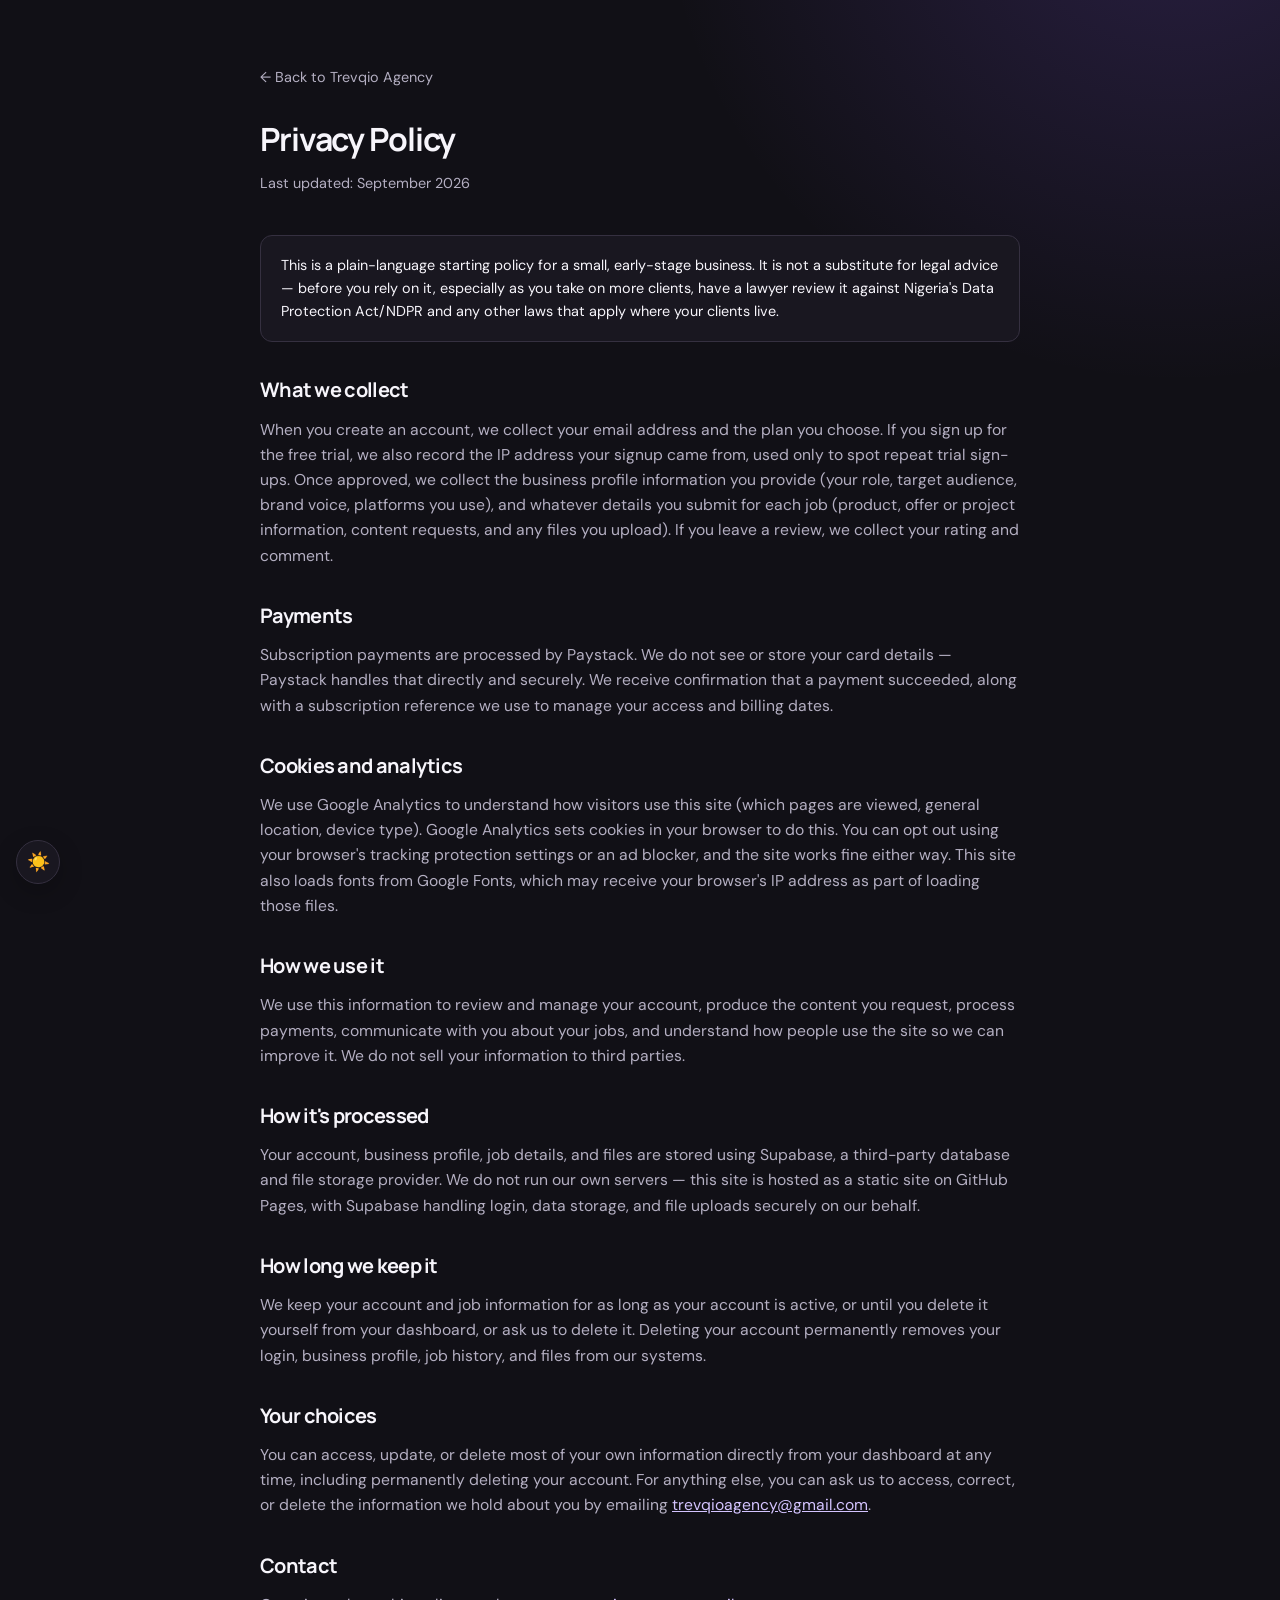
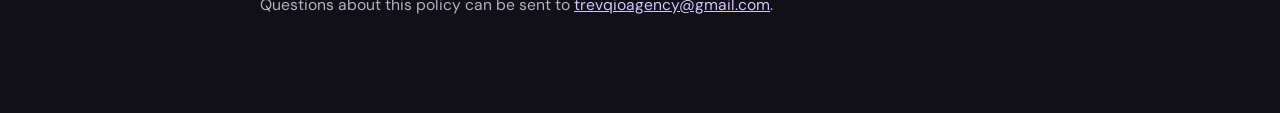
<file: privacy.html>
<!DOCTYPE html>
<html lang="en">
<head>
<script id="trevqio-theme-boot">(function(){var t='dark';try{t=localStorage.getItem('trevqio-theme')||'dark'}catch(e){}document.documentElement.setAttribute('data-theme',t==='light'?'light':'dark')})();</script>
<script async src="https://www.googletagmanager.com/gtag/js?id=G-0HX6JSW32K"></script>
<script>
  window.dataLayer = window.dataLayer || [];
  function gtag(){dataLayer.push(arguments);}
  gtag("js", new Date());
  gtag("config", "G-0HX6JSW32K");
</script>
<meta charset="UTF-8">
<meta name="viewport" content="width=device-width, initial-scale=1.0">
<title>Privacy Policy — Trevqio Agency</title>
<link rel="preconnect" href="https://fonts.googleapis.com">
<link rel="preconnect" href="https://fonts.gstatic.com" crossorigin>
<link href="https://fonts.googleapis.com/css2?family=Baloo+2:wght@600;700&family=Inter:wght@400;500;600&display=swap" rel="stylesheet">
<style>
  :root{--paper:#FFFBF3; --ink:#231A33; --coral:#FF6B4A; --ink-soft:#5B5468; --line:#EFE6D6;}
  body{margin:0; background:var(--paper); color:var(--ink); font-family:'Inter',sans-serif; line-height:1.65; font-size:16px;}
  .wrap{max-width:760px; margin:0 auto; padding:64px 28px 80px;}
  h1{font-family:'Baloo 2',sans-serif; font-size:2rem; margin:0 0 8px;}
  .updated{color:var(--ink-soft); font-size:0.9rem; margin-bottom:40px;}
  h2{font-family:'Baloo 2',sans-serif; font-size:1.25rem; margin:36px 0 12px;}
  p, li{color:#3A3448; font-size:0.98rem;}
  a{color:var(--coral);}
  .back{display:inline-block; margin-bottom:32px; color:var(--ink-soft); text-decoration:none; font-size:0.9rem;}
  .note{background:#fff; border:1px solid var(--line); border-radius:12px; padding:18px 20px; font-size:0.9rem; color:var(--ink-soft); margin-bottom:8px;}
</style>
<link href="https://fonts.googleapis.com/css2?family=DM+Sans:wght@400;500;600;700&family=Manrope:wght@400;500;600;700;800&display=swap" rel="stylesheet">
<link href="https://fonts.googleapis.com/css2?family=DM+Sans:wght@400;500;600;700&family=Manrope:wght@400;500;600;700;800&display=swap" rel="stylesheet">
<style id="trevqio-theme">
/* Trevqio shared theme — dark (default) and light. Matches the homepage. */
:root{
  --bg:#111016; --surface:#191720; --surface2:#211e2b; --line:#353040;
  --text:#f7f5fb; --muted:#b4afc2; --soft:#ddd7e8;
  --accent:#a78bfa; --accent-hover:#c4b5fd; --on-accent:#151020; --link:#d4c4ff; --label:#d4c4ff;
  --glow:rgba(139,92,246,.2); --header-bg:rgba(17,16,22,.9);
  --featured:linear-gradient(160deg,#29213b,#191720 55%); --featured-line:#8b5cf6;
  --prompt-bg:rgba(167,139,250,.08); --prompt-line:#5d4a7b; --dash-line:#5e4a7c; --btn-line:#51485f;
  --ok-bg:rgba(185,243,209,.12); --ok-fg:#b9f3d1; --warn-bg:rgba(233,199,124,.14); --warn-fg:#e9c77c;
  --bad-bg:rgba(255,138,138,.14); --bad-fg:#ff8a8a;
  --approve-bg:#b9f3d1; --approve-fg:#0f2a1c; --decline-bg:#ff8a8a; --decline-fg:#2a0d0d;
  --star-off:#3a3548; --code:#d9caff;
  /* legacy names used by the older page styles */
  --paper:var(--bg); --ink:var(--text); --ink-soft:var(--muted);
  --coral:var(--accent); --coral-dark:var(--accent-hover);
  --sky:var(--label); --sky-tint:rgba(167,139,250,.12); --sun:var(--accent-hover);
  --grass:var(--ok-fg); --red:var(--bad-fg); --red-tint:var(--bad-bg);
}
html{color-scheme:dark;}
html[data-theme="light"]{
  color-scheme:light;
  --bg:#f7f5fc; --surface:#ffffff; --surface2:#f1ecfb; --line:#e1d9f0;
  --text:#1b1626; --muted:#5d566b; --soft:#3a3448;
  --accent:#7c5cf0; --accent-hover:#6a47e6; --on-accent:#ffffff; --link:#6a47e6; --label:#6a47e6;
  --glow:rgba(124,92,240,.12); --header-bg:rgba(247,245,252,.92);
  --featured:linear-gradient(160deg,#efe8ff,#ffffff 60%); --featured-line:#7c5cf0;
  --prompt-bg:rgba(124,92,240,.07); --prompt-line:#cdbff2; --dash-line:#cdbff2; --btn-line:#cdbff2;
  --ok-bg:rgba(23,121,74,.12); --ok-fg:#17794a; --warn-bg:rgba(180,120,20,.12); --warn-fg:#8a5a0a;
  --bad-bg:rgba(214,69,69,.1); --bad-fg:#b32d2d;
  --approve-bg:#1f9d62; --approve-fg:#ffffff; --decline-bg:#d64545; --decline-fg:#ffffff;
  --star-off:#d9d1ea; --code:#5b3fc4;
}
body{
  background:radial-gradient(circle at 92% -8%,var(--glow),transparent 520px),var(--bg) !important;
  color:var(--text);
  font-family:'DM Sans',sans-serif;
  line-height:1.6;
  -webkit-font-smoothing:antialiased;
}
h1,h2,h3,.brand,.price,.num,.summary-card .num{font-family:Manrope,sans-serif !important; letter-spacing:-.035em; line-height:1.15;}
a{color:var(--link);}
header.site{background:var(--header-bg); backdrop-filter:blur(18px); border-bottom:1px solid var(--line); position:sticky; top:0; z-index:50;}
.brand{color:var(--text); font-weight:800;}
.brand img{border-radius:10px; object-fit:contain;}
.signout{color:var(--muted);}
:focus-visible{outline:3px solid var(--accent); outline-offset:3px;}

/* surfaces */
.card,.client,.summary-card,.plan,.toc,.job-card,.note{
  background:var(--surface) !important; border:1px solid var(--line) !important; color:var(--text); box-shadow:none !important;
}
.card,.client,.plan{border-radius:18px;}
.summary-card{border-radius:16px;}
.plan.featured{background:var(--featured) !important; border-color:var(--featured-line) !important;}
.card::before{background:var(--accent) !important; color:var(--on-accent) !important; border-radius:8px !important;}
.details-block{background:var(--bg); border:1px solid var(--line);}
.job-box,.job-body{background:transparent;}
.msg-bubble.admin{background:var(--surface2); border-color:var(--line); color:var(--text);}
.msg-bubble.client{background:var(--accent); color:var(--on-accent);}

/* text */
p,li,.sub,.hint,.empty,.save-note,.updated,.plan-tag,.back{color:var(--muted);}
.card p,.client p,li{color:var(--soft);}
.plan p.desc,.card .hint{color:var(--muted);}
h1,h2,h3{color:var(--text);}
.wrap h2{border-color:var(--line);}
.card.prompt{background:var(--prompt-bg) !important; border:1px solid var(--prompt-line) !important;}
.card.message{background:var(--bg) !important; border:1px dashed var(--dash-line) !important;}
.plan-label{color:var(--label);}
ul.checklist li::before{color:var(--accent);}
.price span{color:var(--muted);}
.file-list a{color:var(--link);}

/* forms */
input,select,textarea{background:var(--bg) !important; color:var(--text) !important; border:1px solid var(--line) !important; font-family:'DM Sans',sans-serif;}
input::placeholder,textarea::placeholder{color:var(--muted); opacity:.7;}
input:focus,select:focus,textarea:focus{outline:none !important; border-color:var(--accent) !important; box-shadow:0 0 0 3px var(--glow);}
input[type="checkbox"],input[type="radio"]{accent-color:var(--accent);}
.field input,.field select,.field textarea{border-radius:12px;}

/* buttons */
.btn{background:var(--accent); color:var(--on-accent) !important; border:1px solid transparent; border-radius:12px !important; font-weight:700; box-shadow:none; transition:transform .18s ease,background .18s ease;}
.btn:hover{background:var(--accent-hover); transform:translateY(-2px);}
.btn[disabled]{opacity:.6; transform:none;}
a.btn{color:var(--on-accent) !important; text-decoration:none;}
.btn-ghost,.btn.btn-ghost{background:transparent !important; color:var(--text) !important; border:1px solid var(--btn-line) !important;}
.btn-ghost:hover{background:var(--surface2) !important;}
.btn-approve{background:var(--approve-bg); color:var(--approve-fg) !important;}
.btn-approve:hover{background:var(--approve-bg); filter:brightness(1.08);}
.btn-decline,.btn-danger{background:var(--decline-bg); color:var(--decline-fg) !important;}
.btn-decline:hover,.btn-danger:hover{background:var(--decline-bg); filter:brightness(1.08);}
.plan.featured .btn,.plan .btn{background:var(--accent); color:var(--on-accent) !important;}

/* tabs / toggles */
.tabs{background:var(--bg); border:1px solid var(--line); border-radius:12px;}
.tab{color:var(--muted);}
.tab.active{background:var(--accent) !important; color:var(--on-accent) !important;}
.toggle-btn{background:var(--bg); border-color:var(--line); color:var(--muted);}
.toggle-btn.active{background:var(--accent) !important; border-color:var(--accent) !important; color:var(--on-accent) !important;}

/* status */
.status-pill{background:var(--sky-tint); color:var(--label);}
.status-pill.delivered{background:var(--ok-bg) !important; color:var(--ok-fg) !important;}
.status-pill.pending{background:var(--warn-bg) !important; color:var(--warn-fg) !important;}
.status-pill.declined{background:var(--bad-bg) !important; color:var(--bad-fg) !important;}
.job-steps span{background:var(--line);}
.job-steps span.done{background:var(--ok-fg);}
.star-btn{color:var(--star-off);}
.star-btn.active{color:#e9b84a;}
.msg.error{background:var(--bad-bg); color:var(--bad-fg);}
.msg.info{background:var(--sky-tint); color:var(--text);}

/* tables / code (tech docs) */
table{background:var(--surface) !important; border:1px solid var(--line) !important;}
th{background:var(--surface2) !important; color:var(--text) !important;}
td{color:var(--soft) !important; border-color:var(--line) !important;}
code,pre{background:var(--bg) !important; color:var(--code) !important; border:1px solid var(--line);}

footer{border-color:var(--line) !important; color:var(--muted);}
::selection{background:var(--accent); color:var(--on-accent);}

/* theme switch button */
.theme-toggle{position:fixed; left:16px; bottom:16px; z-index:70; width:44px; height:44px; border-radius:50%; border:1px solid var(--line); background:var(--surface); color:var(--text); cursor:pointer; font-size:1.15rem; line-height:1; display:grid; place-items:center; box-shadow:0 8px 24px rgba(0,0,0,.22); padding:0;}
.theme-toggle:hover{border-color:var(--accent);}

</style>
</head>
<body>
<div class="wrap">
  <a class="back" href="index.html">← Back to Trevqio Agency</a>
  <h1>Privacy Policy</h1>
  <p class="updated">Last updated: September 2026</p>

  <div class="note">
    This is a plain-language starting policy for a small, early-stage business. It is not a substitute for legal advice — before you rely on it, especially as you take on more clients, have a lawyer review it against Nigeria's Data Protection Act/NDPR and any other laws that apply where your clients live.
  </div>

  <h2>What we collect</h2>
  <p>When you create an account, we collect your email address and the plan you choose. If you sign up for the free trial, we also record the IP address your signup came from, used only to spot repeat trial sign-ups. Once approved, we collect the business profile information you provide (your role, target audience, brand voice, platforms you use), and whatever details you submit for each job (product, offer or project information, content requests, and any files you upload). If you leave a review, we collect your rating and comment.</p>

  <h2>Payments</h2>
  <p>Subscription payments are processed by Paystack. We do not see or store your card details — Paystack handles that directly and securely. We receive confirmation that a payment succeeded, along with a subscription reference we use to manage your access and billing dates.</p>

  <h2>Cookies and analytics</h2>
  <p>We use Google Analytics to understand how visitors use this site (which pages are viewed, general location, device type). Google Analytics sets cookies in your browser to do this. You can opt out using your browser's tracking protection settings or an ad blocker, and the site works fine either way. This site also loads fonts from Google Fonts, which may receive your browser's IP address as part of loading those files.</p>

  <h2>How we use it</h2>
  <p>We use this information to review and manage your account, produce the content you request, process payments, communicate with you about your jobs, and understand how people use the site so we can improve it. We do not sell your information to third parties.</p>

  <h2>How it's processed</h2>
  <p>Your account, business profile, job details, and files are stored using Supabase, a third-party database and file storage provider. We do not run our own servers — this site is hosted as a static site on GitHub Pages, with Supabase handling login, data storage, and file uploads securely on our behalf.</p>

  <h2>How long we keep it</h2>
  <p>We keep your account and job information for as long as your account is active, or until you delete it yourself from your dashboard, or ask us to delete it. Deleting your account permanently removes your login, business profile, job history, and files from our systems.</p>

  <h2>Your choices</h2>
  <p>You can access, update, or delete most of your own information directly from your dashboard at any time, including permanently deleting your account. For anything else, you can ask us to access, correct, or delete the information we hold about you by emailing <a href="mailto:trevqioagency@gmail.com">trevqioagency@gmail.com</a>.</p>

  <h2>Contact</h2>
  <p>Questions about this policy can be sent to <a href="mailto:trevqioagency@gmail.com">trevqioagency@gmail.com</a>.</p>
</div>
<script id="trevqio-theme-toggle">(function(){var b=document.createElement('button');b.className='theme-toggle';b.type='button';function cur(){return document.documentElement.getAttribute('data-theme')==='light'?'light':'dark'}function paint(){var l=cur()==='light';b.textContent=l?'\u{1F319}':'☀️';b.setAttribute('aria-label',l?'Switch to dark theme':'Switch to light theme');b.title=b.getAttribute('aria-label')}b.addEventListener('click',function(){var n=cur()==='light'?'dark':'light';document.documentElement.setAttribute('data-theme',n);try{localStorage.setItem('trevqio-theme',n)}catch(e){}paint()});paint();document.body.appendChild(b)})();</script>
</body>
</html>
</file>
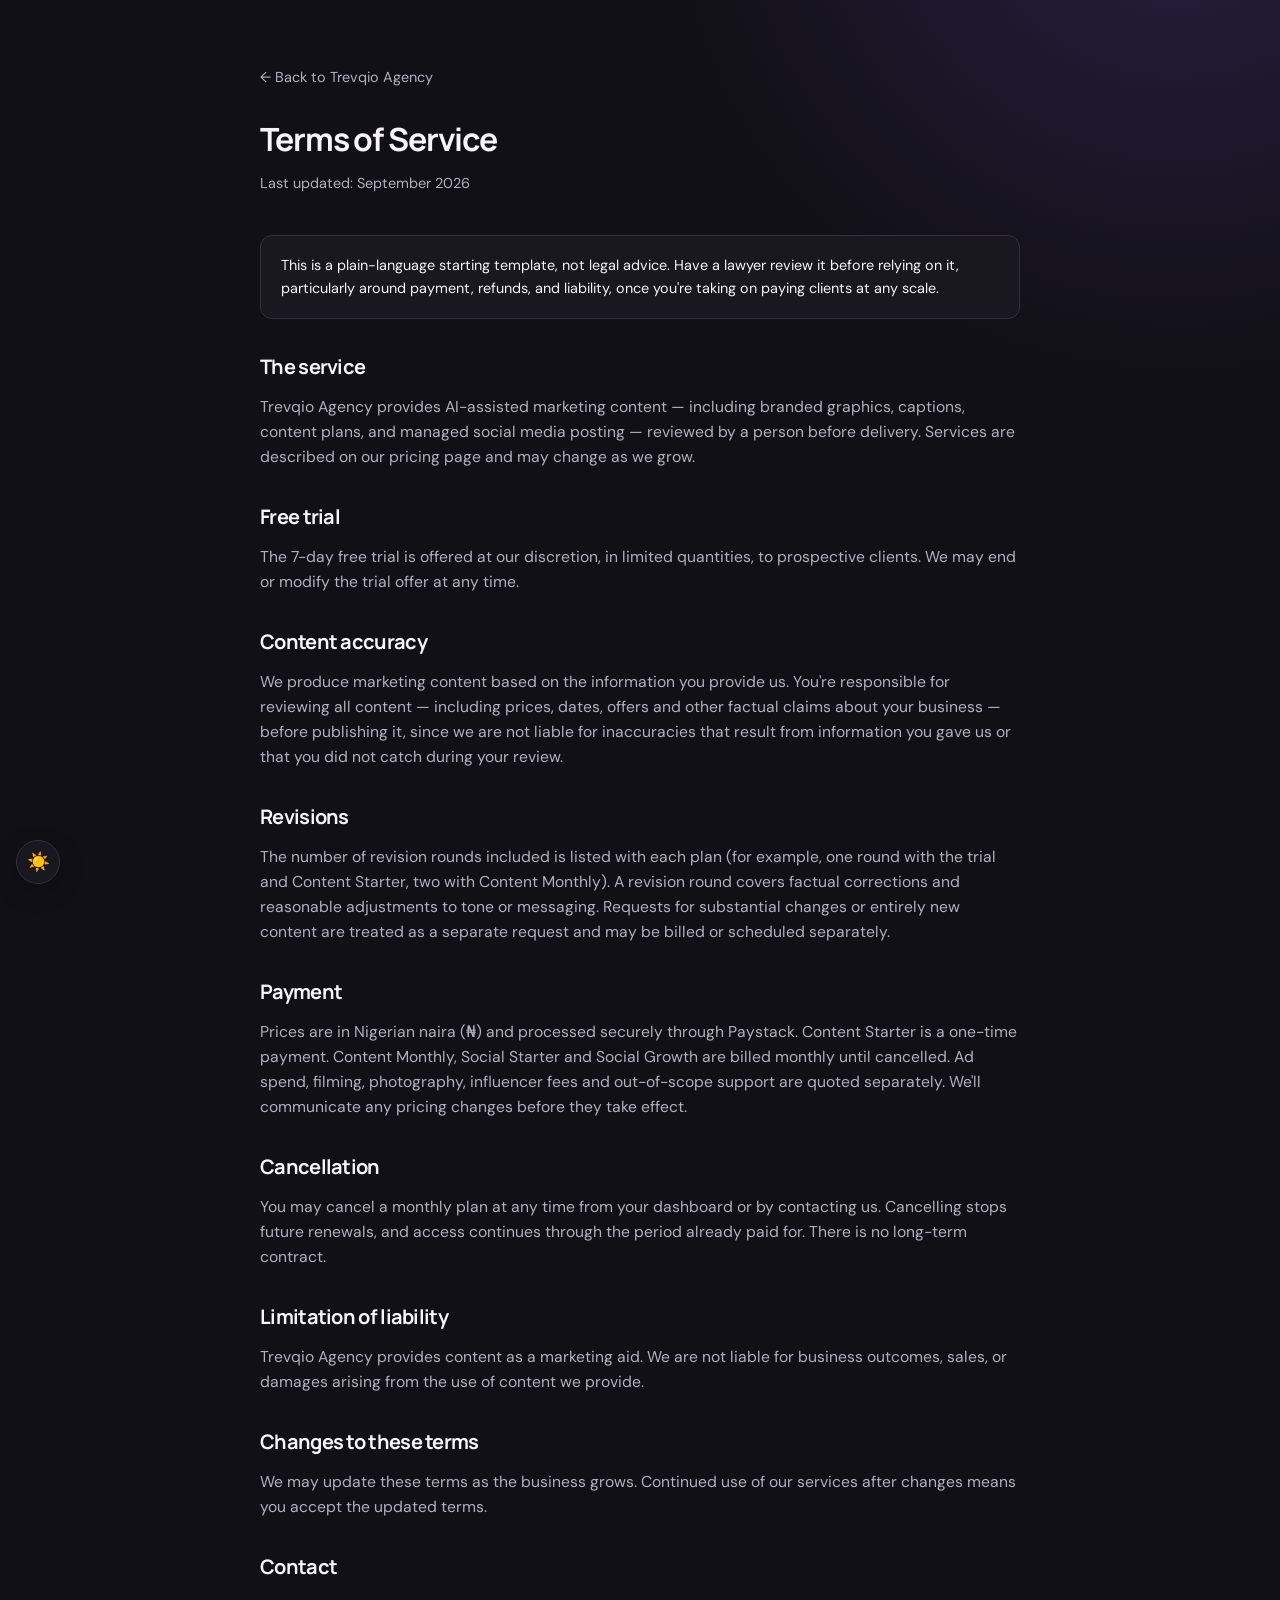
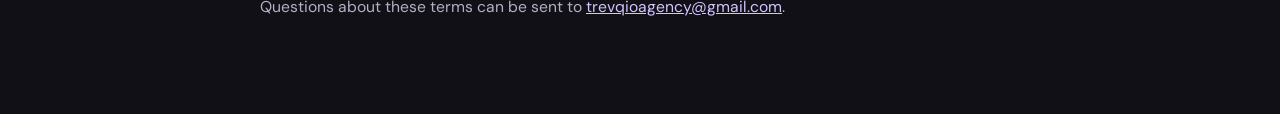
<file: terms.html>
<!DOCTYPE html>
<html lang="en">
<head>
<script id="trevqio-theme-boot">(function(){var t='dark';try{t=localStorage.getItem('trevqio-theme')||'dark'}catch(e){}document.documentElement.setAttribute('data-theme',t==='light'?'light':'dark')})();</script>
<script async src="https://www.googletagmanager.com/gtag/js?id=G-0HX6JSW32K"></script>
<script>
  window.dataLayer = window.dataLayer || [];
  function gtag(){dataLayer.push(arguments);}
  gtag("js", new Date());
  gtag("config", "G-0HX6JSW32K");
</script>
<meta charset="UTF-8">
<meta name="viewport" content="width=device-width, initial-scale=1.0">
<title>Terms of Service — Trevqio Agency</title>
<link rel="preconnect" href="https://fonts.googleapis.com">
<link rel="preconnect" href="https://fonts.gstatic.com" crossorigin>
<link href="https://fonts.googleapis.com/css2?family=Baloo+2:wght@600;700&family=Inter:wght@400;500;600&display=swap" rel="stylesheet">
<style>
  :root{--paper:#FFFBF3; --ink:#231A33; --coral:#FF6B4A; --ink-soft:#5B5468; --line:#EFE6D6;}
  body{margin:0; background:var(--paper); color:var(--ink); font-family:'Inter',sans-serif; line-height:1.65; font-size:16px;}
  .wrap{max-width:760px; margin:0 auto; padding:64px 28px 80px;}
  h1{font-family:'Baloo 2',sans-serif; font-size:2rem; margin:0 0 8px;}
  .updated{color:var(--ink-soft); font-size:0.9rem; margin-bottom:40px;}
  h2{font-family:'Baloo 2',sans-serif; font-size:1.25rem; margin:36px 0 12px;}
  p, li{color:#3A3448; font-size:0.98rem;}
  a{color:var(--coral);}
  .back{display:inline-block; margin-bottom:32px; color:var(--ink-soft); text-decoration:none; font-size:0.9rem;}
  .note{background:#fff; border:1px solid var(--line); border-radius:12px; padding:18px 20px; font-size:0.9rem; color:var(--ink-soft); margin-bottom:8px;}
</style>
<link href="https://fonts.googleapis.com/css2?family=DM+Sans:wght@400;500;600;700&family=Manrope:wght@400;500;600;700;800&display=swap" rel="stylesheet">
<link href="https://fonts.googleapis.com/css2?family=DM+Sans:wght@400;500;600;700&family=Manrope:wght@400;500;600;700;800&display=swap" rel="stylesheet">
<style id="trevqio-theme">
/* Trevqio shared theme — dark (default) and light. Matches the homepage. */
:root{
  --bg:#111016; --surface:#191720; --surface2:#211e2b; --line:#353040;
  --text:#f7f5fb; --muted:#b4afc2; --soft:#ddd7e8;
  --accent:#a78bfa; --accent-hover:#c4b5fd; --on-accent:#151020; --link:#d4c4ff; --label:#d4c4ff;
  --glow:rgba(139,92,246,.2); --header-bg:rgba(17,16,22,.9);
  --featured:linear-gradient(160deg,#29213b,#191720 55%); --featured-line:#8b5cf6;
  --prompt-bg:rgba(167,139,250,.08); --prompt-line:#5d4a7b; --dash-line:#5e4a7c; --btn-line:#51485f;
  --ok-bg:rgba(185,243,209,.12); --ok-fg:#b9f3d1; --warn-bg:rgba(233,199,124,.14); --warn-fg:#e9c77c;
  --bad-bg:rgba(255,138,138,.14); --bad-fg:#ff8a8a;
  --approve-bg:#b9f3d1; --approve-fg:#0f2a1c; --decline-bg:#ff8a8a; --decline-fg:#2a0d0d;
  --star-off:#3a3548; --code:#d9caff;
  /* legacy names used by the older page styles */
  --paper:var(--bg); --ink:var(--text); --ink-soft:var(--muted);
  --coral:var(--accent); --coral-dark:var(--accent-hover);
  --sky:var(--label); --sky-tint:rgba(167,139,250,.12); --sun:var(--accent-hover);
  --grass:var(--ok-fg); --red:var(--bad-fg); --red-tint:var(--bad-bg);
}
html{color-scheme:dark;}
html[data-theme="light"]{
  color-scheme:light;
  --bg:#f7f5fc; --surface:#ffffff; --surface2:#f1ecfb; --line:#e1d9f0;
  --text:#1b1626; --muted:#5d566b; --soft:#3a3448;
  --accent:#7c5cf0; --accent-hover:#6a47e6; --on-accent:#ffffff; --link:#6a47e6; --label:#6a47e6;
  --glow:rgba(124,92,240,.12); --header-bg:rgba(247,245,252,.92);
  --featured:linear-gradient(160deg,#efe8ff,#ffffff 60%); --featured-line:#7c5cf0;
  --prompt-bg:rgba(124,92,240,.07); --prompt-line:#cdbff2; --dash-line:#cdbff2; --btn-line:#cdbff2;
  --ok-bg:rgba(23,121,74,.12); --ok-fg:#17794a; --warn-bg:rgba(180,120,20,.12); --warn-fg:#8a5a0a;
  --bad-bg:rgba(214,69,69,.1); --bad-fg:#b32d2d;
  --approve-bg:#1f9d62; --approve-fg:#ffffff; --decline-bg:#d64545; --decline-fg:#ffffff;
  --star-off:#d9d1ea; --code:#5b3fc4;
}
body{
  background:radial-gradient(circle at 92% -8%,var(--glow),transparent 520px),var(--bg) !important;
  color:var(--text);
  font-family:'DM Sans',sans-serif;
  line-height:1.6;
  -webkit-font-smoothing:antialiased;
}
h1,h2,h3,.brand,.price,.num,.summary-card .num{font-family:Manrope,sans-serif !important; letter-spacing:-.035em; line-height:1.15;}
a{color:var(--link);}
header.site{background:var(--header-bg); backdrop-filter:blur(18px); border-bottom:1px solid var(--line); position:sticky; top:0; z-index:50;}
.brand{color:var(--text); font-weight:800;}
.brand img{border-radius:10px; object-fit:contain;}
.signout{color:var(--muted);}
:focus-visible{outline:3px solid var(--accent); outline-offset:3px;}

/* surfaces */
.card,.client,.summary-card,.plan,.toc,.job-card,.note{
  background:var(--surface) !important; border:1px solid var(--line) !important; color:var(--text); box-shadow:none !important;
}
.card,.client,.plan{border-radius:18px;}
.summary-card{border-radius:16px;}
.plan.featured{background:var(--featured) !important; border-color:var(--featured-line) !important;}
.card::before{background:var(--accent) !important; color:var(--on-accent) !important; border-radius:8px !important;}
.details-block{background:var(--bg); border:1px solid var(--line);}
.job-box,.job-body{background:transparent;}
.msg-bubble.admin{background:var(--surface2); border-color:var(--line); color:var(--text);}
.msg-bubble.client{background:var(--accent); color:var(--on-accent);}

/* text */
p,li,.sub,.hint,.empty,.save-note,.updated,.plan-tag,.back{color:var(--muted);}
.card p,.client p,li{color:var(--soft);}
.plan p.desc,.card .hint{color:var(--muted);}
h1,h2,h3{color:var(--text);}
.wrap h2{border-color:var(--line);}
.card.prompt{background:var(--prompt-bg) !important; border:1px solid var(--prompt-line) !important;}
.card.message{background:var(--bg) !important; border:1px dashed var(--dash-line) !important;}
.plan-label{color:var(--label);}
ul.checklist li::before{color:var(--accent);}
.price span{color:var(--muted);}
.file-list a{color:var(--link);}

/* forms */
input,select,textarea{background:var(--bg) !important; color:var(--text) !important; border:1px solid var(--line) !important; font-family:'DM Sans',sans-serif;}
input::placeholder,textarea::placeholder{color:var(--muted); opacity:.7;}
input:focus,select:focus,textarea:focus{outline:none !important; border-color:var(--accent) !important; box-shadow:0 0 0 3px var(--glow);}
input[type="checkbox"],input[type="radio"]{accent-color:var(--accent);}
.field input,.field select,.field textarea{border-radius:12px;}

/* buttons */
.btn{background:var(--accent); color:var(--on-accent) !important; border:1px solid transparent; border-radius:12px !important; font-weight:700; box-shadow:none; transition:transform .18s ease,background .18s ease;}
.btn:hover{background:var(--accent-hover); transform:translateY(-2px);}
.btn[disabled]{opacity:.6; transform:none;}
a.btn{color:var(--on-accent) !important; text-decoration:none;}
.btn-ghost,.btn.btn-ghost{background:transparent !important; color:var(--text) !important; border:1px solid var(--btn-line) !important;}
.btn-ghost:hover{background:var(--surface2) !important;}
.btn-approve{background:var(--approve-bg); color:var(--approve-fg) !important;}
.btn-approve:hover{background:var(--approve-bg); filter:brightness(1.08);}
.btn-decline,.btn-danger{background:var(--decline-bg); color:var(--decline-fg) !important;}
.btn-decline:hover,.btn-danger:hover{background:var(--decline-bg); filter:brightness(1.08);}
.plan.featured .btn,.plan .btn{background:var(--accent); color:var(--on-accent) !important;}

/* tabs / toggles */
.tabs{background:var(--bg); border:1px solid var(--line); border-radius:12px;}
.tab{color:var(--muted);}
.tab.active{background:var(--accent) !important; color:var(--on-accent) !important;}
.toggle-btn{background:var(--bg); border-color:var(--line); color:var(--muted);}
.toggle-btn.active{background:var(--accent) !important; border-color:var(--accent) !important; color:var(--on-accent) !important;}

/* status */
.status-pill{background:var(--sky-tint); color:var(--label);}
.status-pill.delivered{background:var(--ok-bg) !important; color:var(--ok-fg) !important;}
.status-pill.pending{background:var(--warn-bg) !important; color:var(--warn-fg) !important;}
.status-pill.declined{background:var(--bad-bg) !important; color:var(--bad-fg) !important;}
.job-steps span{background:var(--line);}
.job-steps span.done{background:var(--ok-fg);}
.star-btn{color:var(--star-off);}
.star-btn.active{color:#e9b84a;}
.msg.error{background:var(--bad-bg); color:var(--bad-fg);}
.msg.info{background:var(--sky-tint); color:var(--text);}

/* tables / code (tech docs) */
table{background:var(--surface) !important; border:1px solid var(--line) !important;}
th{background:var(--surface2) !important; color:var(--text) !important;}
td{color:var(--soft) !important; border-color:var(--line) !important;}
code,pre{background:var(--bg) !important; color:var(--code) !important; border:1px solid var(--line);}

footer{border-color:var(--line) !important; color:var(--muted);}
::selection{background:var(--accent); color:var(--on-accent);}

/* theme switch button */
.theme-toggle{position:fixed; left:16px; bottom:16px; z-index:70; width:44px; height:44px; border-radius:50%; border:1px solid var(--line); background:var(--surface); color:var(--text); cursor:pointer; font-size:1.15rem; line-height:1; display:grid; place-items:center; box-shadow:0 8px 24px rgba(0,0,0,.22); padding:0;}
.theme-toggle:hover{border-color:var(--accent);}

</style>
</head>
<body>
<div class="wrap">
  <a class="back" href="index.html">← Back to Trevqio Agency</a>
  <h1>Terms of Service</h1>
  <p class="updated">Last updated: September 2026</p>

  <div class="note">
    This is a plain-language starting template, not legal advice. Have a lawyer review it before relying on it, particularly around payment, refunds, and liability, once you're taking on paying clients at any scale.
  </div>

  <h2>The service</h2>
  <p>Trevqio Agency provides AI-assisted marketing content — including branded graphics, captions, content plans, and managed social media posting — reviewed by a person before delivery. Services are described on our pricing page and may change as we grow.</p>

  <h2>Free trial</h2>
  <p>The 7-day free trial is offered at our discretion, in limited quantities, to prospective clients. We may end or modify the trial offer at any time.</p>

  <h2>Content accuracy</h2>
  <p>We produce marketing content based on the information you provide us. You're responsible for reviewing all content — including prices, dates, offers and other factual claims about your business — before publishing it, since we are not liable for inaccuracies that result from information you gave us or that you did not catch during your review.</p>

  <h2>Revisions</h2>
  <p>The number of revision rounds included is listed with each plan (for example, one round with the trial and Content Starter, two with Content Monthly). A revision round covers factual corrections and reasonable adjustments to tone or messaging. Requests for substantial changes or entirely new content are treated as a separate request and may be billed or scheduled separately.</p>

  <h2>Payment</h2>
  <p>Prices are in Nigerian naira (₦) and processed securely through Paystack. Content Starter is a one-time payment. Content Monthly, Social Starter and Social Growth are billed monthly until cancelled. Ad spend, filming, photography, influencer fees and out-of-scope support are quoted separately. We'll communicate any pricing changes before they take effect.</p>

  <h2>Cancellation</h2>
  <p>You may cancel a monthly plan at any time from your dashboard or by contacting us. Cancelling stops future renewals, and access continues through the period already paid for. There is no long-term contract.</p>

  <h2>Limitation of liability</h2>
  <p>Trevqio Agency provides content as a marketing aid. We are not liable for business outcomes, sales, or damages arising from the use of content we provide.</p>

  <h2>Changes to these terms</h2>
  <p>We may update these terms as the business grows. Continued use of our services after changes means you accept the updated terms.</p>

  <h2>Contact</h2>
  <p>Questions about these terms can be sent to <a href="mailto:trevqioagency@gmail.com">trevqioagency@gmail.com</a>.</p>
</div>
<script id="trevqio-theme-toggle">(function(){var b=document.createElement('button');b.className='theme-toggle';b.type='button';function cur(){return document.documentElement.getAttribute('data-theme')==='light'?'light':'dark'}function paint(){var l=cur()==='light';b.textContent=l?'\u{1F319}':'☀️';b.setAttribute('aria-label',l?'Switch to dark theme':'Switch to light theme');b.title=b.getAttribute('aria-label')}b.addEventListener('click',function(){var n=cur()==='light'?'dark':'light';document.documentElement.setAttribute('data-theme',n);try{localStorage.setItem('trevqio-theme',n)}catch(e){}paint()});paint();document.body.appendChild(b)})();</script>
</body>
</html>
</file>
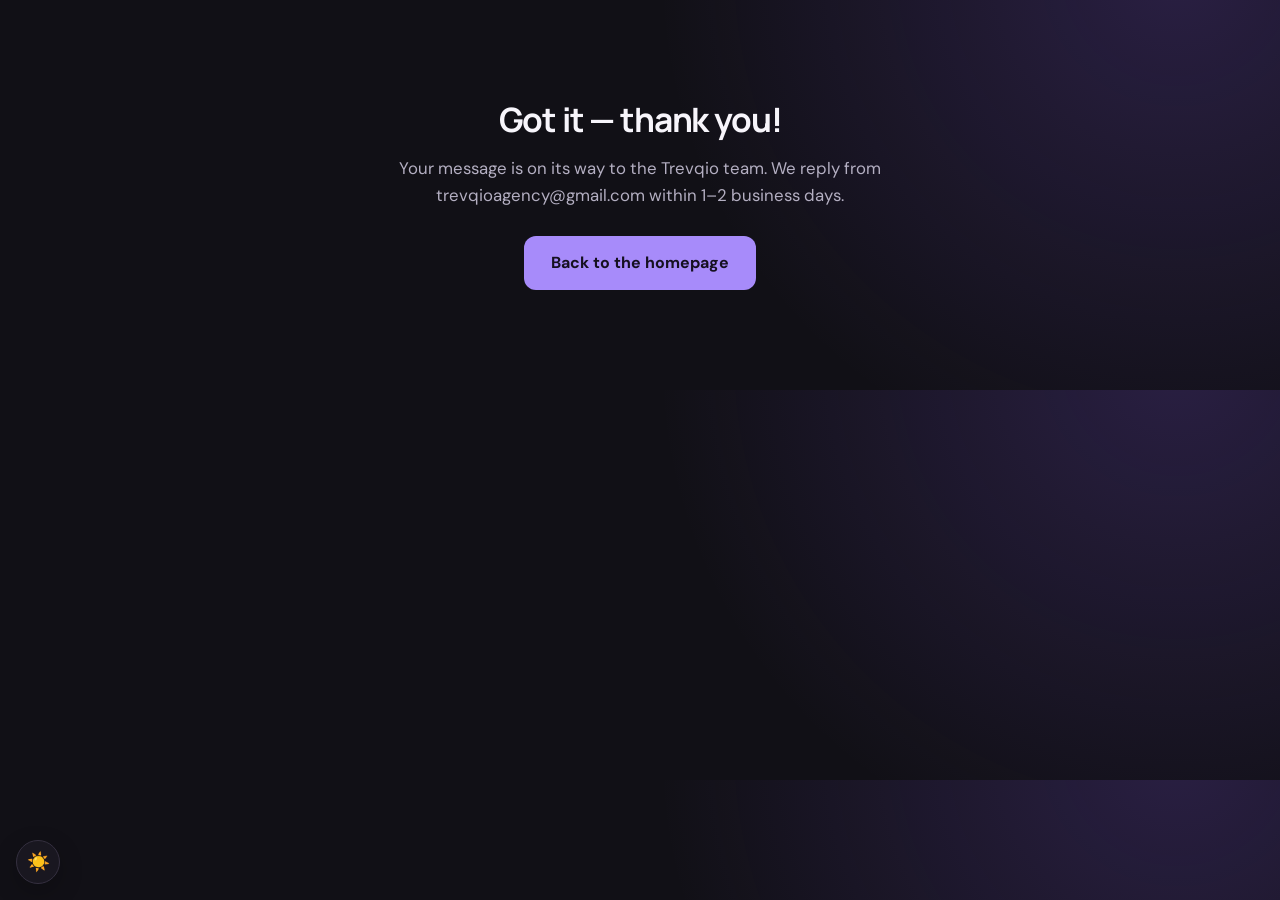
<file: thank-you.html>
<!DOCTYPE html>
<html lang="en">
<head>
<script id="trevqio-theme-boot">(function(){var t='dark';try{t=localStorage.getItem('trevqio-theme')||'dark'}catch(e){}document.documentElement.setAttribute('data-theme',t==='light'?'light':'dark')})();</script>
<meta charset="UTF-8">
<meta name="viewport" content="width=device-width, initial-scale=1.0">
<title>Thanks — Trevqio Agency</title>
<link rel="preconnect" href="https://fonts.googleapis.com">
<link rel="preconnect" href="https://fonts.gstatic.com" crossorigin>
<link href="https://fonts.googleapis.com/css2?family=Baloo+2:wght@600;700&family=Inter:wght@400;500;600&display=swap" rel="stylesheet">
<style>
  :root{--paper:#FFFBF3; --ink:#231A33; --coral:#FF6B4A; --ink-soft:#5B5468;}
  body{margin:0; background:var(--paper); color:var(--ink); font-family:'Inter',sans-serif; line-height:1.6;}
  .wrap{max-width:560px; margin:0 auto; padding:100px 28px; text-align:center;}
  h1{font-family:'Baloo 2',sans-serif; font-size:2.1rem; margin:0 0 16px;}
  p{color:var(--ink-soft); font-size:1.05rem; margin:0 0 28px;}
  a.btn{display:inline-block; background:var(--coral); color:#fff; text-decoration:none; padding:13px 26px; border-radius:100px; font-weight:700;}
</style>
<link href="https://fonts.googleapis.com/css2?family=DM+Sans:wght@400;500;600;700&family=Manrope:wght@400;500;600;700;800&display=swap" rel="stylesheet">
<link href="https://fonts.googleapis.com/css2?family=DM+Sans:wght@400;500;600;700&family=Manrope:wght@400;500;600;700;800&display=swap" rel="stylesheet">
<style id="trevqio-theme">
/* Trevqio shared theme — dark (default) and light. Matches the homepage. */
:root{
  --bg:#111016; --surface:#191720; --surface2:#211e2b; --line:#353040;
  --text:#f7f5fb; --muted:#b4afc2; --soft:#ddd7e8;
  --accent:#a78bfa; --accent-hover:#c4b5fd; --on-accent:#151020; --link:#d4c4ff; --label:#d4c4ff;
  --glow:rgba(139,92,246,.2); --header-bg:rgba(17,16,22,.9);
  --featured:linear-gradient(160deg,#29213b,#191720 55%); --featured-line:#8b5cf6;
  --prompt-bg:rgba(167,139,250,.08); --prompt-line:#5d4a7b; --dash-line:#5e4a7c; --btn-line:#51485f;
  --ok-bg:rgba(185,243,209,.12); --ok-fg:#b9f3d1; --warn-bg:rgba(233,199,124,.14); --warn-fg:#e9c77c;
  --bad-bg:rgba(255,138,138,.14); --bad-fg:#ff8a8a;
  --approve-bg:#b9f3d1; --approve-fg:#0f2a1c; --decline-bg:#ff8a8a; --decline-fg:#2a0d0d;
  --star-off:#3a3548; --code:#d9caff;
  /* legacy names used by the older page styles */
  --paper:var(--bg); --ink:var(--text); --ink-soft:var(--muted);
  --coral:var(--accent); --coral-dark:var(--accent-hover);
  --sky:var(--label); --sky-tint:rgba(167,139,250,.12); --sun:var(--accent-hover);
  --grass:var(--ok-fg); --red:var(--bad-fg); --red-tint:var(--bad-bg);
}
html{color-scheme:dark;}
html[data-theme="light"]{
  color-scheme:light;
  --bg:#f7f5fc; --surface:#ffffff; --surface2:#f1ecfb; --line:#e1d9f0;
  --text:#1b1626; --muted:#5d566b; --soft:#3a3448;
  --accent:#7c5cf0; --accent-hover:#6a47e6; --on-accent:#ffffff; --link:#6a47e6; --label:#6a47e6;
  --glow:rgba(124,92,240,.12); --header-bg:rgba(247,245,252,.92);
  --featured:linear-gradient(160deg,#efe8ff,#ffffff 60%); --featured-line:#7c5cf0;
  --prompt-bg:rgba(124,92,240,.07); --prompt-line:#cdbff2; --dash-line:#cdbff2; --btn-line:#cdbff2;
  --ok-bg:rgba(23,121,74,.12); --ok-fg:#17794a; --warn-bg:rgba(180,120,20,.12); --warn-fg:#8a5a0a;
  --bad-bg:rgba(214,69,69,.1); --bad-fg:#b32d2d;
  --approve-bg:#1f9d62; --approve-fg:#ffffff; --decline-bg:#d64545; --decline-fg:#ffffff;
  --star-off:#d9d1ea; --code:#5b3fc4;
}
body{
  background:radial-gradient(circle at 92% -8%,var(--glow),transparent 520px),var(--bg) !important;
  color:var(--text);
  font-family:'DM Sans',sans-serif;
  line-height:1.6;
  -webkit-font-smoothing:antialiased;
}
h1,h2,h3,.brand,.price,.num,.summary-card .num{font-family:Manrope,sans-serif !important; letter-spacing:-.035em; line-height:1.15;}
a{color:var(--link);}
header.site{background:var(--header-bg); backdrop-filter:blur(18px); border-bottom:1px solid var(--line); position:sticky; top:0; z-index:50;}
.brand{color:var(--text); font-weight:800;}
.brand img{border-radius:10px; object-fit:contain;}
.signout{color:var(--muted);}
:focus-visible{outline:3px solid var(--accent); outline-offset:3px;}

/* surfaces */
.card,.client,.summary-card,.plan,.toc,.job-card,.note{
  background:var(--surface) !important; border:1px solid var(--line) !important; color:var(--text); box-shadow:none !important;
}
.card,.client,.plan{border-radius:18px;}
.summary-card{border-radius:16px;}
.plan.featured{background:var(--featured) !important; border-color:var(--featured-line) !important;}
.card::before{background:var(--accent) !important; color:var(--on-accent) !important; border-radius:8px !important;}
.details-block{background:var(--bg); border:1px solid var(--line);}
.job-box,.job-body{background:transparent;}
.msg-bubble.admin{background:var(--surface2); border-color:var(--line); color:var(--text);}
.msg-bubble.client{background:var(--accent); color:var(--on-accent);}

/* text */
p,li,.sub,.hint,.empty,.save-note,.updated,.plan-tag,.back{color:var(--muted);}
.card p,.client p,li{color:var(--soft);}
.plan p.desc,.card .hint{color:var(--muted);}
h1,h2,h3{color:var(--text);}
.wrap h2{border-color:var(--line);}
.card.prompt{background:var(--prompt-bg) !important; border:1px solid var(--prompt-line) !important;}
.card.message{background:var(--bg) !important; border:1px dashed var(--dash-line) !important;}
.plan-label{color:var(--label);}
ul.checklist li::before{color:var(--accent);}
.price span{color:var(--muted);}
.file-list a{color:var(--link);}

/* forms */
input,select,textarea{background:var(--bg) !important; color:var(--text) !important; border:1px solid var(--line) !important; font-family:'DM Sans',sans-serif;}
input::placeholder,textarea::placeholder{color:var(--muted); opacity:.7;}
input:focus,select:focus,textarea:focus{outline:none !important; border-color:var(--accent) !important; box-shadow:0 0 0 3px var(--glow);}
input[type="checkbox"],input[type="radio"]{accent-color:var(--accent);}
.field input,.field select,.field textarea{border-radius:12px;}

/* buttons */
.btn{background:var(--accent); color:var(--on-accent) !important; border:1px solid transparent; border-radius:12px !important; font-weight:700; box-shadow:none; transition:transform .18s ease,background .18s ease;}
.btn:hover{background:var(--accent-hover); transform:translateY(-2px);}
.btn[disabled]{opacity:.6; transform:none;}
a.btn{color:var(--on-accent) !important; text-decoration:none;}
.btn-ghost,.btn.btn-ghost{background:transparent !important; color:var(--text) !important; border:1px solid var(--btn-line) !important;}
.btn-ghost:hover{background:var(--surface2) !important;}
.btn-approve{background:var(--approve-bg); color:var(--approve-fg) !important;}
.btn-approve:hover{background:var(--approve-bg); filter:brightness(1.08);}
.btn-decline,.btn-danger{background:var(--decline-bg); color:var(--decline-fg) !important;}
.btn-decline:hover,.btn-danger:hover{background:var(--decline-bg); filter:brightness(1.08);}
.plan.featured .btn,.plan .btn{background:var(--accent); color:var(--on-accent) !important;}

/* tabs / toggles */
.tabs{background:var(--bg); border:1px solid var(--line); border-radius:12px;}
.tab{color:var(--muted);}
.tab.active{background:var(--accent) !important; color:var(--on-accent) !important;}
.toggle-btn{background:var(--bg); border-color:var(--line); color:var(--muted);}
.toggle-btn.active{background:var(--accent) !important; border-color:var(--accent) !important; color:var(--on-accent) !important;}

/* status */
.status-pill{background:var(--sky-tint); color:var(--label);}
.status-pill.delivered{background:var(--ok-bg) !important; color:var(--ok-fg) !important;}
.status-pill.pending{background:var(--warn-bg) !important; color:var(--warn-fg) !important;}
.status-pill.declined{background:var(--bad-bg) !important; color:var(--bad-fg) !important;}
.job-steps span{background:var(--line);}
.job-steps span.done{background:var(--ok-fg);}
.star-btn{color:var(--star-off);}
.star-btn.active{color:#e9b84a;}
.msg.error{background:var(--bad-bg); color:var(--bad-fg);}
.msg.info{background:var(--sky-tint); color:var(--text);}

/* tables / code (tech docs) */
table{background:var(--surface) !important; border:1px solid var(--line) !important;}
th{background:var(--surface2) !important; color:var(--text) !important;}
td{color:var(--soft) !important; border-color:var(--line) !important;}
code,pre{background:var(--bg) !important; color:var(--code) !important; border:1px solid var(--line);}

footer{border-color:var(--line) !important; color:var(--muted);}
::selection{background:var(--accent); color:var(--on-accent);}

/* theme switch button */
.theme-toggle{position:fixed; left:16px; bottom:16px; z-index:70; width:44px; height:44px; border-radius:50%; border:1px solid var(--line); background:var(--surface); color:var(--text); cursor:pointer; font-size:1.15rem; line-height:1; display:grid; place-items:center; box-shadow:0 8px 24px rgba(0,0,0,.22); padding:0;}
.theme-toggle:hover{border-color:var(--accent);}

</style>
</head>
<body>
  <div class="wrap">
    <h1>Got it — thank you!</h1>
    <p>Your message is on its way to the Trevqio team. We reply from trevqioagency@gmail.com within 1–2 business days.</p>
    <a class="btn" href="index.html">Back to the homepage</a>
  </div>
<script id="trevqio-theme-toggle">(function(){var b=document.createElement('button');b.className='theme-toggle';b.type='button';function cur(){return document.documentElement.getAttribute('data-theme')==='light'?'light':'dark'}function paint(){var l=cur()==='light';b.textContent=l?'\u{1F319}':'☀️';b.setAttribute('aria-label',l?'Switch to dark theme':'Switch to light theme');b.title=b.getAttribute('aria-label')}b.addEventListener('click',function(){var n=cur()==='light'?'dark':'light';document.documentElement.setAttribute('data-theme',n);try{localStorage.setItem('trevqio-theme',n)}catch(e){}paint()});paint();document.body.appendChild(b)})();</script>
</body>
</html>
</file>
